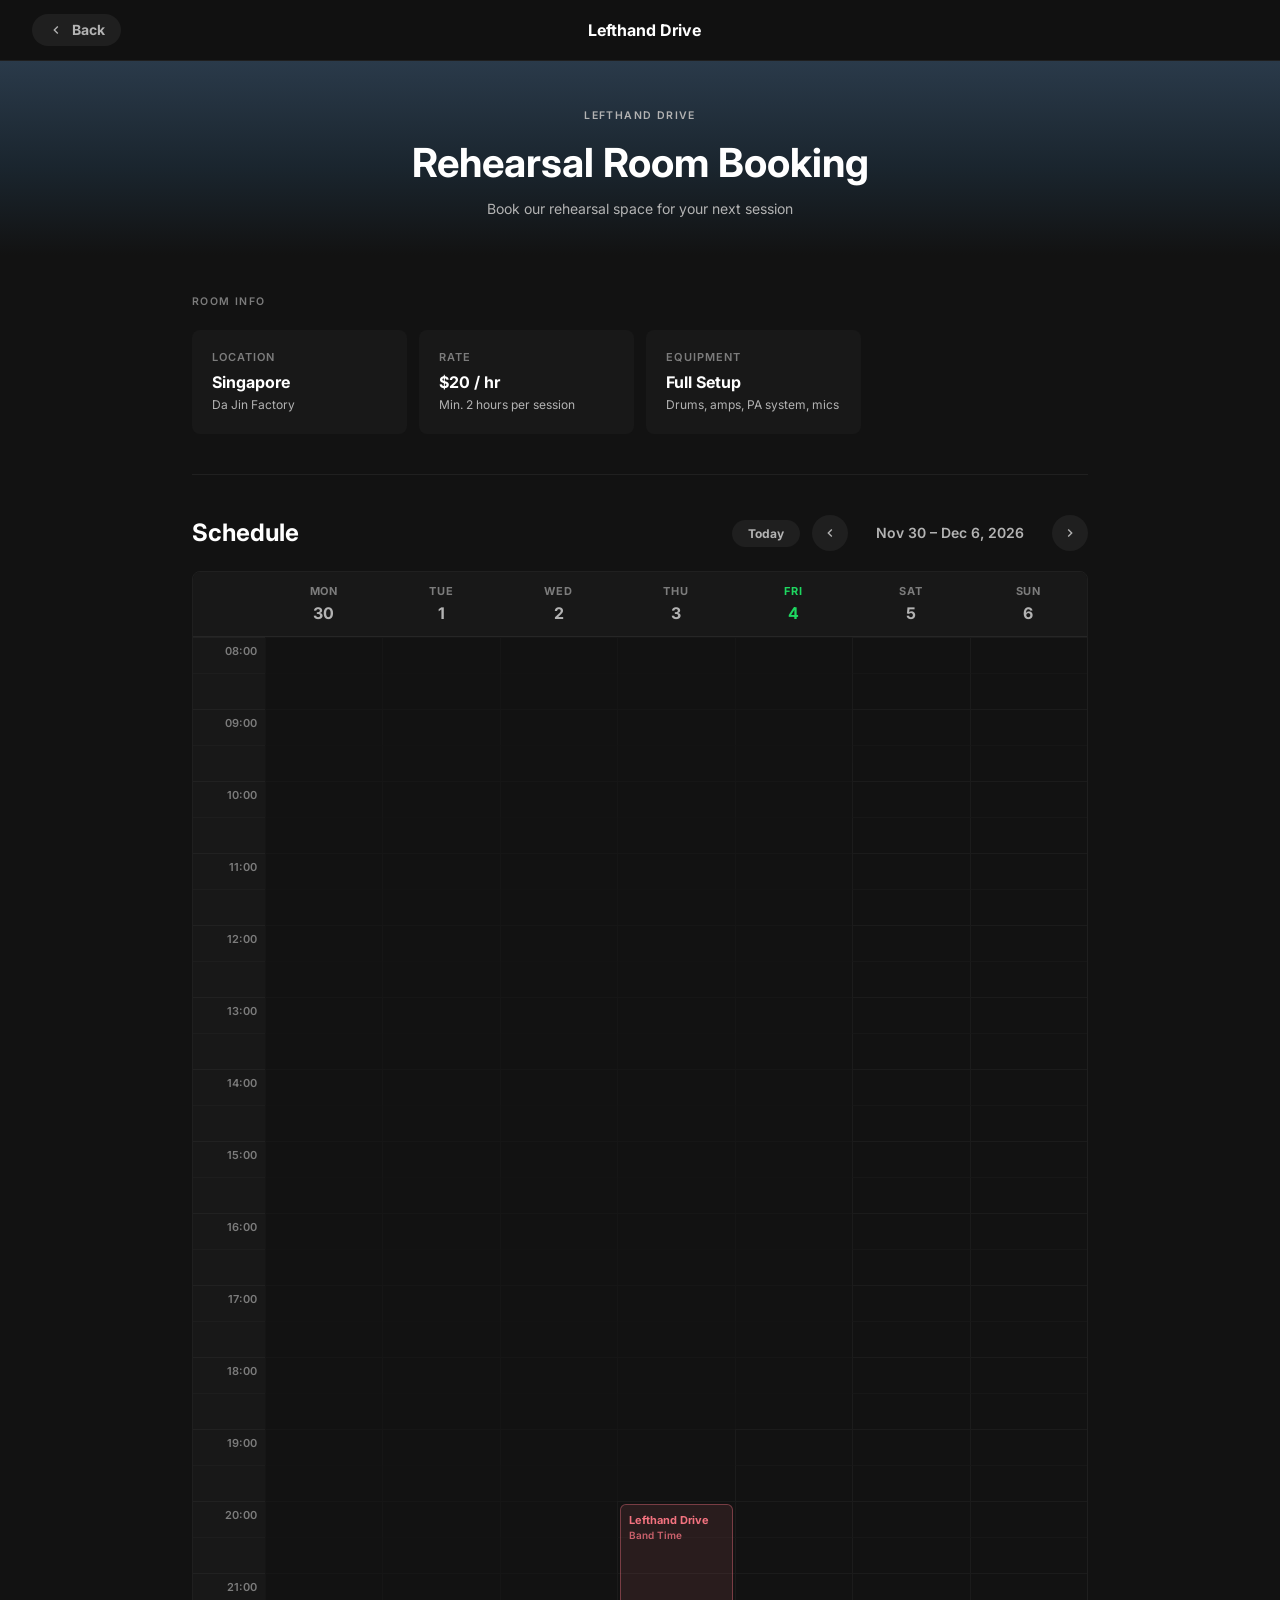
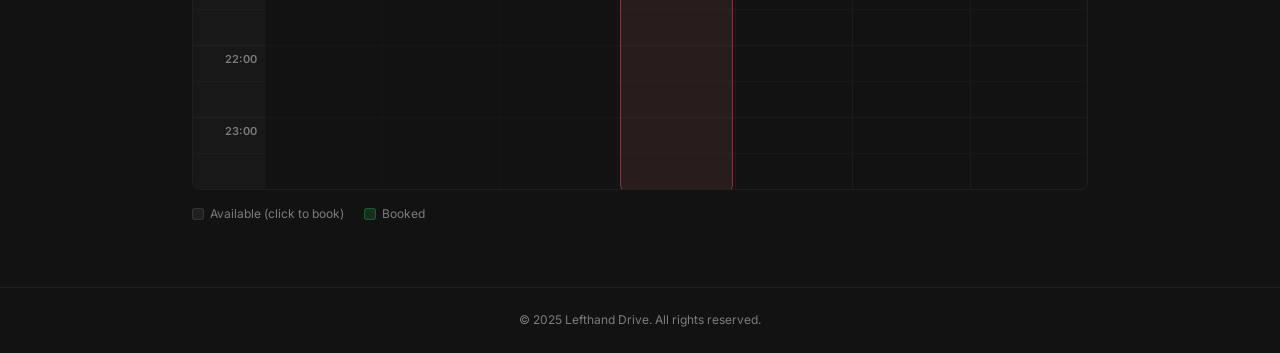
<file: booking.html>
<!DOCTYPE html>
<html lang="en">
<head>
  <meta charset="UTF-8">
  <meta name="viewport" content="width=device-width, initial-scale=1.0">
  <title>Lefthand Drive – Rehearsal Room Booking</title>
  <link rel="preconnect" href="https://fonts.googleapis.com">
  <link rel="preconnect" href="https://fonts.gstatic.com" crossorigin>
  <link href="https://fonts.googleapis.com/css2?family=Inter:wght@400;600;700&display=swap" rel="stylesheet">
  <style>
    :root {
      --bg:           #121212;
      --surface:      #181818;
      --mid:          #1f1f1f;
      --card:         #252525;
      --green:        #1ed760;
      --green-border: #1db954;
      --white:        #ffffff;
      --silver:       #b3b3b3;
      --muted:        #7c7c7c;
      --light-border: #7c7c7c;
      --neg:          #f3727f;
      --shadow-heavy: rgba(0,0,0,0.5) 0px 8px 24px;
      --shadow-med:   rgba(0,0,0,0.3) 0px 8px 8px;
      --font: 'Inter', 'Helvetica Neue', helvetica, arial, sans-serif;
    }

    *, *::before, *::after { box-sizing: border-box; margin: 0; padding: 0; }

    body {
      font-family: var(--font);
      background: var(--bg);
      color: var(--white);
      font-size: 14px;
      font-weight: 400;
      line-height: 1.4;
      -webkit-font-smoothing: antialiased;
      min-height: 100dvh;
    }

    /* ── TOP BAR ───────────────────────────────── */
    .topbar {
      position: sticky;
      top: 0;
      z-index: 50;
      display: flex;
      align-items: center;
      justify-content: space-between;
      padding: 14px 32px;
      background: rgba(18,18,18,0.92);
      backdrop-filter: blur(12px);
      -webkit-backdrop-filter: blur(12px);
      border-bottom: 1px solid rgba(255,255,255,0.06);
      gap: 16px;
    }

    .topbar-back {
      display: inline-flex;
      align-items: center;
      gap: 8px;
      font-size: 14px;
      font-weight: 700;
      color: var(--silver);
      text-decoration: none;
      padding: 6px 16px;
      border-radius: 9999px;
      background: var(--mid);
      transition: color 0.15s, background 0.15s;
    }

    .topbar-back:hover { color: var(--white); background: var(--card); }

    .topbar-title {
      font-size: 16px;
      font-weight: 700;
      color: var(--white);
    }

    /* ── HERO ──────────────────────────────────── */
    .hero {
      padding: 48px 32px 36px;
      background: linear-gradient(180deg, #2a3a4a 0%, #1a252e 55%, var(--bg) 100%);
      text-align: center;
    }

    .hero-label {
      font-size: 10.5px;
      font-weight: 600;
      text-transform: uppercase;
      letter-spacing: 1.4px;
      color: var(--silver);
      margin-bottom: 12px;
    }

    .hero-title {
      font-size: 40px;
      font-weight: 700;
      color: var(--white);
      margin-bottom: 8px;
    }

    .hero-sub {
      font-size: 14px;
      color: var(--silver);
    }

    /* ── CONTENT ───────────────────────────────── */
    .content {
      max-width: 960px;
      margin: 0 auto;
      padding: 40px 32px 64px;
    }

    .section-label {
      font-size: 10.5px;
      font-weight: 600;
      text-transform: uppercase;
      letter-spacing: 1.4px;
      color: var(--muted);
      margin-bottom: 20px;
    }

    /* ── INFO CARDS ────────────────────────────── */
    .info-grid {
      display: grid;
      grid-template-columns: repeat(auto-fill, minmax(200px, 1fr));
      gap: 12px;
      margin-bottom: 40px;
    }

    .info-card {
      background: var(--surface);
      border-radius: 8px;
      padding: 20px;
    }

    .info-card-label {
      font-size: 11px;
      font-weight: 600;
      text-transform: uppercase;
      letter-spacing: 1px;
      color: var(--muted);
      margin-bottom: 6px;
    }

    .info-card-value {
      font-size: 16px;
      font-weight: 700;
      color: var(--white);
    }

    .info-card-note {
      font-size: 12px;
      color: var(--silver);
      margin-top: 4px;
    }

    /* ── CALENDAR ──────────────────────────────── */
    .cal-header {
      display: flex;
      align-items: center;
      justify-content: space-between;
      margin-bottom: 20px;
      padding-top: 40px;
      border-top: 1px solid rgba(255,255,255,0.06);
    }

    .cal-header h2 {
      font-size: 24px;
      font-weight: 700;
    }

    .cal-nav {
      display: flex;
      align-items: center;
      gap: 12px;
    }

    .cal-nav-btn {
      display: inline-flex;
      align-items: center;
      justify-content: center;
      width: 36px;
      height: 36px;
      border-radius: 50%;
      background: var(--mid);
      border: none;
      color: var(--silver);
      cursor: pointer;
      transition: background 0.15s, color 0.15s;
    }

    .cal-nav-btn:hover { background: var(--card); color: var(--white); }

    .cal-week-label {
      font-size: 14px;
      font-weight: 600;
      color: var(--silver);
      min-width: 180px;
      text-align: center;
    }

    .cal-today-btn {
      padding: 6px 16px;
      border-radius: 9999px;
      background: var(--mid);
      border: none;
      color: var(--silver);
      font-family: var(--font);
      font-size: 12px;
      font-weight: 700;
      cursor: pointer;
      transition: background 0.15s, color 0.15s;
    }

    .cal-today-btn:hover { background: var(--card); color: var(--white); }

    .cal-grid {
      display: grid;
      grid-template-columns: 72px repeat(7, 1fr);
      border: 1px solid rgba(255,255,255,0.06);
      border-radius: 8px;
      overflow: hidden;
    }

    .cal-day-header {
      padding: 12px 4px;
      text-align: center;
      font-size: 11px;
      font-weight: 700;
      text-transform: uppercase;
      letter-spacing: 0.8px;
      color: var(--muted);
      background: var(--surface);
      border-bottom: 1px solid rgba(255,255,255,0.06);
    }

    .cal-day-header.today {
      color: var(--green);
    }

    .cal-day-header .cal-day-date {
      display: block;
      font-size: 16px;
      font-weight: 700;
      color: var(--silver);
      margin-top: 2px;
      letter-spacing: 0;
      text-transform: none;
    }

    .cal-day-header.today .cal-day-date {
      color: var(--green);
    }

    .cal-corner {
      background: var(--surface);
      border-bottom: 1px solid rgba(255,255,255,0.06);
    }

    .cal-time {
      padding: 6px 8px;
      font-size: 11px;
      font-weight: 600;
      color: var(--muted);
      text-align: right;
      background: var(--surface);
      border-top: 1px solid rgba(255,255,255,0.04);
      display: flex;
      align-items: flex-start;
      justify-content: flex-end;
    }

    .cal-time.half { border-top-color: rgba(255,255,255,0.02); }
    .cal-slot.half { border-top-color: rgba(255,255,255,0.02); }

    .cal-slot {
      border-top: 1px solid rgba(255,255,255,0.04);
      border-left: 1px solid rgba(255,255,255,0.04);
      padding: 4px;
      min-height: 36px;
      cursor: pointer;
      transition: background 0.15s;
      position: relative;
    }

    .cal-slot:hover { background: rgba(30,215,96,0.06); }

    .cal-slot.past {
      cursor: default;
      opacity: 0.4;
    }

    .cal-slot.past:hover { background: transparent; }

    .cal-slot.booked {
      cursor: default;
    }

    .cal-slot.booked:hover { background: transparent; }

    .cal-booking {
      position: absolute;
      top: 2px;
      left: 2px;
      right: 2px;
      z-index: 2;
      background: rgba(30,215,96,0.15);
      border: 1px solid rgba(30,215,96,0.3);
      border-radius: 6px;
      padding: 8px 8px;
      font-size: 11px;
      font-weight: 600;
      color: var(--green);
      line-height: 1.3;
      display: flex;
      flex-direction: column;
      justify-content: flex-start;
      overflow: hidden;
    }

    .cal-booking .cal-booking-name {
      font-weight: 700;
      font-size: 12px;
    }

    .cal-band-time {
      position: absolute;
      top: 2px;
      left: 2px;
      right: 2px;
      z-index: 1;
      background: rgba(243,114,127,0.1);
      border: 1px solid rgba(243,114,127,0.4);
      border-radius: 6px;
      padding: 8px 8px;
      font-size: 11px;
      font-weight: 700;
      color: var(--neg);
      line-height: 1.3;
      display: flex;
      flex-direction: column;
      justify-content: flex-start;
      overflow: hidden;
    }

    .cal-band-time .cal-band-label {
      font-size: 10px;
      font-weight: 600;
      opacity: 0.8;
      margin-top: 2px;
    }

    .cal-slot.band-reserved {
      cursor: default;
    }

    .cal-slot.band-reserved:hover { background: transparent; }

    .cal-booking .cal-booking-time {
      font-size: 10px;
      color: rgba(30,215,96,0.7);
      margin-top: 2px;
    }

    /* ── LEGEND ────────────────────────────────── */
    .cal-legend {
      display: flex;
      gap: 20px;
      margin-top: 16px;
      font-size: 12px;
      color: var(--muted);
    }

    .cal-legend-item {
      display: flex;
      align-items: center;
      gap: 6px;
    }

    .cal-legend-dot {
      width: 12px;
      height: 12px;
      border-radius: 3px;
    }

    .cal-legend-dot.available {
      background: rgba(255,255,255,0.06);
      border: 1px solid rgba(255,255,255,0.1);
    }

    .cal-legend-dot.booked {
      background: rgba(30,215,96,0.15);
      border: 1px solid rgba(30,215,96,0.3);
    }

    /* ── MODAL ─────────────────────────────────── */
    .modal-overlay {
      display: none;
      position: fixed;
      inset: 0;
      background: rgba(0,0,0,0.7);
      z-index: 100;
      align-items: center;
      justify-content: center;
      padding: 20px;
    }

    .modal-overlay.show {
      display: flex;
    }

    .modal {
      background: var(--surface);
      border-radius: 12px;
      padding: 32px;
      max-width: 480px;
      width: 100%;
      max-height: 90vh;
      overflow-y: auto;
      box-shadow: var(--shadow-heavy);
    }

    .modal h3 {
      font-size: 20px;
      font-weight: 700;
      margin-bottom: 4px;
    }

    .modal-sub {
      font-size: 13px;
      color: var(--green);
      font-weight: 600;
      margin-bottom: 24px;
    }

    .modal-close {
      float: right;
      background: none;
      border: none;
      color: var(--muted);
      cursor: pointer;
      padding: 4px;
      transition: color 0.15s;
    }

    .modal-close:hover { color: var(--white); }

    .form-group {
      margin-bottom: 18px;
    }

    .form-group label {
      display: block;
      font-size: 12px;
      font-weight: 600;
      text-transform: uppercase;
      letter-spacing: 1px;
      color: var(--silver);
      margin-bottom: 8px;
    }

    .form-group input,
    .form-group select,
    .form-group textarea {
      width: 100%;
      padding: 12px 16px;
      border-radius: 8px;
      border: 1px solid rgba(255,255,255,0.1);
      background: var(--mid);
      color: var(--white);
      font-family: var(--font);
      font-size: 14px;
      outline: none;
      transition: border-color 0.15s;
    }

    .form-group input:focus,
    .form-group select:focus,
    .form-group textarea:focus {
      border-color: var(--green);
    }

    .form-group input::placeholder,
    .form-group textarea::placeholder {
      color: var(--muted);
    }

    .form-group select {
      appearance: none;
      background-image: url("data:image/svg+xml,%3Csvg xmlns='http://www.w3.org/2000/svg' width='12' height='12' viewBox='0 0 24 24' fill='%237c7c7c'%3E%3Cpath d='M7 10l5 5 5-5z'/%3E%3C/svg%3E");
      background-repeat: no-repeat;
      background-position: right 14px center;
      padding-right: 36px;
      cursor: pointer;
    }

    .form-group select option {
      background: var(--mid);
      color: var(--white);
    }

    .form-group textarea {
      resize: vertical;
      min-height: 70px;
    }

    .form-row {
      display: grid;
      grid-template-columns: 1fr 1fr;
      gap: 12px;
    }

    .btn-submit {
      display: inline-flex;
      align-items: center;
      justify-content: center;
      gap: 8px;
      padding: 14px 40px;
      border-radius: 9999px;
      background: var(--green);
      color: #000;
      font-family: var(--font);
      font-size: 15px;
      font-weight: 700;
      border: none;
      cursor: pointer;
      transition: transform 0.1s, filter 0.15s;
      margin-top: 4px;
      width: 100%;
    }

    .btn-submit:hover { filter: brightness(1.07); transform: scale(1.02); }
    .btn-submit:active { transform: scale(0.96); }
    .btn-submit:disabled {
      opacity: 0.5;
      cursor: not-allowed;
      transform: none;
      filter: none;
    }

    /* ── SUCCESS / ERROR ──────────────────────── */
    .msg {
      display: none;
      padding: 16px;
      border-radius: 8px;
      font-weight: 600;
      text-align: center;
      margin-top: 16px;
      font-size: 13px;
    }

    .msg.success {
      background: rgba(30,215,96,0.1);
      border: 1px solid rgba(30,215,96,0.3);
      color: var(--green);
    }

    .msg.error {
      background: rgba(243,114,127,0.1);
      border: 1px solid rgba(243,114,127,0.3);
      color: var(--neg);
    }

    .msg.show { display: block; }

    /* ── LOADING ───────────────────────────────── */
    .cal-loading {
      text-align: center;
      padding: 40px;
      color: var(--muted);
      font-size: 13px;
    }

    .spinner {
      display: inline-block;
      width: 20px;
      height: 20px;
      border: 2px solid var(--muted);
      border-top-color: var(--green);
      border-radius: 50%;
      animation: spin 0.8s linear infinite;
      margin-right: 8px;
      vertical-align: middle;
    }

    @keyframes spin { to { transform: rotate(360deg); } }

    .cal-overlay-loading {
      position: absolute;
      inset: 0;
      background: rgba(18,18,18,0.75);
      display: flex;
      align-items: center;
      justify-content: center;
      z-index: 10;
      border-radius: 8px;
      font-size: 13px;
      color: var(--silver);
      gap: 8px;
      backdrop-filter: blur(2px);
      -webkit-backdrop-filter: blur(2px);
    }

    /* ── FOOTER ────────────────────────────────── */
    .footer {
      padding: 24px 32px;
      text-align: center;
      border-top: 1px solid rgba(255,255,255,0.06);
      font-size: 12px;
      color: var(--muted);
    }

    /* ── RESPONSIVE ────────────────────────────── */
    @media (max-width: 768px) {
      .topbar { padding: 10px 16px; gap: 10px; }
      .hero { padding: 28px 16px 20px; }
      .hero-title { font-size: 26px; }
      .content { padding: 20px 16px 48px; }
      .info-grid { grid-template-columns: 1fr 1fr; }
      .cal-grid { grid-template-columns: 52px repeat(7, 1fr); }
      .cal-slot { min-height: 30px; padding: 2px; }
      .cal-booking { padding: 2px 4px; font-size: 10px; }
      .cal-booking .cal-booking-name { font-size: 9px; }
      .cal-booking .cal-booking-time { display: none; }
      .cal-time { font-size: 10px; padding: 8px 4px; }
      .cal-day-header { padding: 8px 2px; font-size: 10px; }
      .cal-day-header .cal-day-date { font-size: 13px; }
      .modal { padding: 24px; }
      .form-row { grid-template-columns: 1fr; }
    }

    @media (max-width: 480px) {
      .hero-title { font-size: 22px; }
      .info-grid { grid-template-columns: 1fr; }
      .cal-header h2 { font-size: 20px; }
      .cal-grid { grid-template-columns: 44px repeat(7, 1fr); }
      .cal-slot { min-height: 26px; padding: 2px; }
      .cal-booking { padding: 2px 4px; }
      .cal-booking .cal-booking-name { font-size: 9px; }
      .cal-booking .cal-booking-time { display: none; }
      .cal-nav { gap: 6px; }
      .cal-week-label { font-size: 12px; min-width: 140px; }
    }

    @media (max-width: 360px) {
      .topbar { padding: 10px 12px; }
      .content { padding: 16px 12px 48px; }
    }
  </style>
</head>
<body>

  <!-- Top Bar -->
  <header class="topbar">
    <a href="index.html" class="topbar-back" aria-label="Back to Lefthand Drive home">
      <svg width="16" height="16" viewBox="0 0 24 24" fill="currentColor" aria-hidden="true"><path d="M15.41 7.41L14 6l-6 6 6 6 1.41-1.41L10.83 12z"/></svg>
      Back
    </a>
    <span class="topbar-title">Lefthand Drive</span>
    <div aria-hidden="true" style="width:80px;"></div>
  </header>

  <!-- Hero -->
  <div class="hero">
    <div class="hero-label">Lefthand Drive</div>
    <h1 class="hero-title">Rehearsal Room Booking</h1>
    <p class="hero-sub">Book our rehearsal space for your next session</p>
  </div>

  <!-- Content -->
  <main class="content">

    <div class="section-label">Room Info</div>

    <div class="info-grid">
      <div class="info-card">
        <div class="info-card-label">Location</div>
        <div class="info-card-value">Singapore</div>
        <div class="info-card-note">Da Jin Factory</div>
      </div>
      <div class="info-card">
        <div class="info-card-label">Rate</div>
        <div class="info-card-value">$20 / hr</div>
        <div class="info-card-note">Min. 2 hours per session</div>
      </div>
      <div class="info-card">
        <div class="info-card-label">Equipment</div>
        <div class="info-card-value">Full Setup</div>
        <div class="info-card-note">Drums, amps, PA system, mics</div>
      </div>
    </div>

    <!-- Calendar -->
    <div class="cal-header">
      <h2>Schedule</h2>
      <div class="cal-nav">
        <button class="cal-today-btn" onclick="goToday()">Today</button>
        <button class="cal-nav-btn" onclick="prevWeek()" aria-label="Previous week">
          <svg width="16" height="16" viewBox="0 0 24 24" fill="currentColor"><path d="M15.41 7.41L14 6l-6 6 6 6 1.41-1.41L10.83 12z"/></svg>
        </button>
        <span class="cal-week-label" id="week-label"></span>
        <button class="cal-nav-btn" onclick="nextWeek()" aria-label="Next week">
          <svg width="16" height="16" viewBox="0 0 24 24" fill="currentColor"><path d="M10 6L8.59 7.41 13.17 12l-4.58 4.59L10 18l6-6z"/></svg>
        </button>
      </div>
    </div>

    <div id="calendar-container">
      <div class="cal-loading"><span class="spinner"></span>Loading schedule...</div>
    </div>

    <div class="cal-legend">
      <div class="cal-legend-item">
        <div class="cal-legend-dot available"></div>
        <span>Available (click to book)</span>
      </div>
      <div class="cal-legend-item">
        <div class="cal-legend-dot booked"></div>
        <span>Booked</span>
      </div>
    </div>

  </main>

  <!-- Booking Modal -->
  <div class="modal-overlay" id="modal-overlay">
    <div class="modal">
      <button class="modal-close" onclick="closeModal()" aria-label="Close">
        <svg width="20" height="20" viewBox="0 0 24 24" fill="currentColor"><path d="M19 6.41L17.59 5 12 10.59 6.41 5 5 6.41 10.59 12 5 17.59 6.41 19 12 13.41 17.59 19 19 17.59 13.41 12z"/></svg>
      </button>
      <h3>Book This Slot</h3>
      <div class="modal-sub" id="modal-slot-info"></div>

      <form id="booking-form" onsubmit="handleSubmit(event)">
        <div class="form-row">
          <div class="form-group">
            <label for="name">Name</label>
            <input type="text" id="name" name="name" placeholder="Your name" required>
          </div>
          <div class="form-group">
            <label for="email">Email</label>
            <input type="email" id="email" name="email" placeholder="your@email.com" required>
          </div>
        </div>

        <div class="form-group">
          <label for="phone">Phone Number</label>
          <input type="tel" id="phone" name="phone" placeholder="+65 XXXX XXXX">
        </div>

        <div class="form-group">
          <label for="duration">Duration</label>
          <select id="duration" name="duration" required onchange="updateEstimate()">
            <option value="2" selected>2 hours</option>
            <option value="3">3 hours</option>
            <option value="4">4 hours</option>
          </select>
          <div id="estimate" style="margin-top:8px; font-size:13px; font-weight:700; color:var(--green);">Estimated: $40</div>
        </div>

        <div class="form-group">
          <label for="notes">Additional Notes</label>
          <textarea id="notes" name="notes" placeholder="Any special requests..."></textarea>
        </div>

        <button type="submit" class="btn-submit" id="btn-submit">
          <svg xmlns="http://www.w3.org/2000/svg" width="18" height="18" viewBox="0 0 24 24" fill="currentColor" aria-hidden="true"><path d="M19 3H5a2 2 0 0 0-2 2v14a2 2 0 0 0 2 2h14a2 2 0 0 0 2-2V5a2 2 0 0 0-2-2zm-2 10h-4v4h-2v-4H7v-2h4V7h2v4h4v2z"/></svg>
          Confirm Booking
        </button>
      </form>

      <div class="msg success" id="msg-success">Booking confirmed! We'll send you a confirmation email.</div>
      <div class="msg error" id="msg-error">Something went wrong. Please try again or email us directly.</div>
    </div>
  </div>

  <footer class="footer">
    <p>&copy; 2025 Lefthand Drive. All rights reserved.</p>
  </footer>

  <script>
    // ─── CONFIG ──────────────────────────────────
    // Replace this URL with your deployed Google Apps Script web app URL
    const API_URL = 'https://script.google.com/macros/s/AKfycbxpqr-a6qucPREQsB4xTHclNsTKft0gxGaXi-Jb4-3SIA072txxQ7nC9KZ-piUyGeg/exec';

    const TIME_SLOTS = [
      '08:00','08:30','09:00','09:30',
      '10:00','10:30','11:00','11:30',
      '12:00','12:30','13:00','13:30',
      '14:00','14:30','15:00','15:30',
      '16:00','16:30','17:00','17:30',
      '18:00','18:30','19:00','19:30',
      '20:00','20:30','21:00','21:30',
      '22:00','22:30','23:00','23:30'
    ];
    const TIME_LABELS = [
      '08:00','','09:00','',
      '10:00','','11:00','',
      '12:00','','13:00','',
      '14:00','','15:00','',
      '16:00','','17:00','',
      '18:00','','19:00','',
      '20:00','','21:00','',
      '22:00','','23:00',''
    ];
    const DAY_NAMES = ['Mon','Tue','Wed','Thu','Fri','Sat','Sun'];

    let currentWeekStart = getMonday(new Date());
    let bookings = [];
    let selectedDate = null;
    let selectedTime = null;

    // ─── DATE HELPERS ────────────────────────────
    function getMonday(d) {
      const date = new Date(d);
      const day = date.getDay();
      const diff = date.getDate() - day + (day === 0 ? -6 : 1);
      date.setDate(diff);
      date.setHours(0,0,0,0);
      return date;
    }

    function formatDate(d) {
      const y = d.getFullYear();
      const m = String(d.getMonth() + 1).padStart(2, '0');
      const day = String(d.getDate()).padStart(2, '0');
      return y + '-' + m + '-' + day;
    }

    function addDays(d, n) {
      const r = new Date(d);
      r.setDate(r.getDate() + n);
      return r;
    }

    function isSameDay(a, b) {
      return formatDate(a) === formatDate(b);
    }

    function isPast(dateStr, timeStr) {
      const now = new Date();
      const slotDate = new Date(dateStr + 'T' + timeStr + ':00');
      return slotDate < now;
    }

    // ─── WEEK NAVIGATION ─────────────────────────
    function updateWeekLabel() {
      const end = addDays(currentWeekStart, 6);
      const opts = { month: 'short', day: 'numeric' };
      const startStr = currentWeekStart.toLocaleDateString('en-US', opts);
      const endStr = end.toLocaleDateString('en-US', opts);
      const year = end.getFullYear();
      document.getElementById('week-label').textContent = startStr + ' – ' + endStr + ', ' + year;
    }

    function prevWeek() {
      currentWeekStart = addDays(currentWeekStart, -7);
      updateWeekLabel();
      fetchBookings();
    }

    function nextWeek() {
      currentWeekStart = addDays(currentWeekStart, 7);
      updateWeekLabel();
      fetchBookings();
    }

    function goToday() {
      currentWeekStart = getMonday(new Date());
      updateWeekLabel();
      fetchBookings();
    }

    // ─── FETCH BOOKINGS ──────────────────────────
    async function fetchBookings() {
      if (!API_URL) {
        // Demo mode: no backend connected
        bookings = [];
        renderCalendar();
        return;
      }

      // Show loading overlay on existing calendar
      const container = document.getElementById('calendar-container');
      let loader = document.getElementById('cal-loader');
      if (!loader) {
        loader = document.createElement('div');
        loader.id = 'cal-loader';
        loader.className = 'cal-overlay-loading';
        loader.innerHTML = '<span class="spinner"></span> Loading...';
      }
      container.style.position = 'relative';
      container.appendChild(loader);

      try {
        const weekEnd = addDays(currentWeekStart, 6);
        const res = await fetch(API_URL + '?start=' + formatDate(currentWeekStart) + '&end=' + formatDate(weekEnd));
        const data = await res.json();
        bookings = data.bookings || [];
      } catch (e) {
        console.error('Failed to fetch bookings:', e);
        bookings = [];
      }
      renderCalendar();
    }

    // ─── RENDER CALENDAR ─────────────────────────
    function renderCalendar() {
      const container = document.getElementById('calendar-container');
      const today = new Date();
      today.setHours(0,0,0,0);

      let html = '<div class="cal-grid">';

      // Header row
      html += '<div class="cal-corner"></div>';
      for (let d = 0; d < 7; d++) {
        const date = addDays(currentWeekStart, d);
        const isToday = isSameDay(date, today);
        html += '<div class="cal-day-header' + (isToday ? ' today' : '') + '">';
        html += DAY_NAMES[d];
        html += '<span class="cal-day-date">' + date.getDate() + '</span>';
        html += '</div>';
      }

      // Time slot rows
      for (let t = 0; t < TIME_SLOTS.length; t++) {
        const isHalf = TIME_SLOTS[t].endsWith(':30');
        html += '<div class="cal-time' + (isHalf ? ' half' : '') + '">' + TIME_LABELS[t] + '</div>';

        for (let d = 0; d < 7; d++) {
          const date = addDays(currentWeekStart, d);
          const dateStr = formatDate(date);
          const timeStr = TIME_SLOTS[t];
          const past = isPast(dateStr, timeStr);

          // Check if this slot is booked
          const booking = findBooking(dateStr, timeStr);
          const isFirstSlot = booking && booking.time === timeStr;

          // Check if this is Thursday band time (20:00-00:00)
          const isThursday = date.getDay() === 4;
          const slotMin = timeToMin(timeStr);
          const isBandTime = isThursday && slotMin >= timeToMin('20:00') && slotMin < timeToMin('24:00');
          const isBandFirst = isBandTime && timeStr === '20:00';

          if (booking) {
            html += '<div class="cal-slot booked' + (isHalf ? ' half' : '') + '">';
            if (isFirstSlot) {
              const numSlots = parseFloat(booking.duration) * 2;
              const heightCalc = 'calc(' + (numSlots * 100) + '% + ' + (numSlots - 1) + 'px)';
              html += '<div class="cal-booking" style="height:' + heightCalc + '">';
              html += '<span class="cal-booking-name">' + escapeHtml(booking.name) + '</span>';
              html += '<span class="cal-booking-time">' + booking.duration + 'h</span>';
              html += '</div>';
            }
            html += '</div>';
          } else if (isBandTime) {
            html += '<div class="cal-slot band-reserved' + (isHalf ? ' half' : '') + '">';
            if (isBandFirst) {
              const bandSlots = 8; // 20:00-00:00 = 4hrs = 8 half-hour slots
              const heightCalc = 'calc(' + (bandSlots * 100) + '% + ' + (bandSlots - 1) + 'px)';
              html += '<div class="cal-band-time" style="height:' + heightCalc + '">';
              html += '<span>Lefthand Drive</span>';
              html += '<span class="cal-band-label">Band Time</span>';
              html += '</div>';
            }
            html += '</div>';
          } else if (past) {
            html += '<div class="cal-slot past' + (isHalf ? ' half' : '') + '"></div>';
          } else {
            html += '<div class="cal-slot' + (isHalf ? ' half' : '') + '" onclick="openModal(\'' + dateStr + '\',\'' + timeStr + '\')" title="Click to book"></div>';
          }
        }
      }

      html += '</div>';
      container.innerHTML = html;
    }

    function timeToMin(t) {
      const p = t.split(':');
      return parseInt(p[0]) * 60 + parseInt(p[1] || 0);
    }

    function findBooking(dateStr, timeStr) {
      const slotMin = timeToMin(timeStr);
      return bookings.find(function(b) {
        if (b.date !== dateStr) return false;
        const bookMin = timeToMin(b.time);
        const bookEnd = bookMin + (parseFloat(b.duration) || 2) * 60;
        return slotMin >= bookMin && slotMin < bookEnd;
      });
    }

    function escapeHtml(str) {
      const div = document.createElement('div');
      div.textContent = str;
      return div.innerHTML;
    }

    // ─── MODAL ───────────────────────────────────
    function openModal(dateStr, timeStr) {
      selectedDate = dateStr;
      selectedTime = timeStr;

      const date = new Date(dateStr + 'T00:00:00');
      const opts = { weekday: 'long', month: 'long', day: 'numeric', year: 'numeric' };
      const dateLabel = date.toLocaleDateString('en-US', opts);
      const hour = parseInt(timeStr.split(':')[0]);
      const timeLabel = (hour > 12 ? (hour - 12) : hour) + ':00 ' + (hour >= 12 ? 'PM' : 'AM');

      document.getElementById('modal-slot-info').textContent = dateLabel + ' at ' + timeLabel;
      document.getElementById('modal-overlay').classList.add('show');
      document.getElementById('msg-success').classList.remove('show');
      document.getElementById('msg-error').classList.remove('show');
      document.getElementById('btn-submit').disabled = false;
      document.getElementById('booking-form').style.display = '';

      // Update duration options based on remaining slots
      updateDurationOptions(timeStr);
    }

    function updateEstimate() {
      const duration = parseFloat(document.getElementById('duration').value) || 2;
      document.getElementById('estimate').textContent = 'Estimated: $' + (duration * 20);
    }

    function updateDurationOptions(timeStr) {
      const startMin = timeToMin(timeStr);
      const endLimit = 24 * 60; // midnight
      const maxHours = Math.min(4, (endLimit - startMin) / 60);
      const select = document.getElementById('duration');
      select.innerHTML = '';
      // Offer 1h, 1.5h, 2h, 2.5h, 3h, 3.5h, 4h
      for (let h = 1; h <= maxHours; h += 0.5) {
        // Skip if it would overlap with an existing booking
        const opt = document.createElement('option');
        opt.value = h;
        opt.textContent = h + (h === 1 ? ' hour' : ' hours');
        if (h === 2) opt.selected = true;
        select.appendChild(opt);
      }
      updateEstimate();
    }

    function closeModal() {
      document.getElementById('modal-overlay').classList.remove('show');
      document.getElementById('booking-form').reset();
    }

    // Close modal on overlay click
    document.getElementById('modal-overlay').addEventListener('click', function(e) {
      if (e.target === this) closeModal();
    });

    // Close modal on Escape
    document.addEventListener('keydown', function(e) {
      if (e.key === 'Escape') closeModal();
    });

    // ─── SUBMIT BOOKING ──────────────────────────
    async function handleSubmit(e) {
      e.preventDefault();
      const form = document.getElementById('booking-form');
      const data = new FormData(form);
      const btn = document.getElementById('btn-submit');

      const booking = {
        date: selectedDate,
        time: selectedTime,
        duration: data.get('duration'),
        name: data.get('name'),
        email: data.get('email'),
        phone: data.get('phone') || '',
        notes: data.get('notes') || ''
      };

      if (API_URL) {
        // Send to Google Apps Script backend
        btn.disabled = true;
        btn.innerHTML = '<span class="spinner"></span> Submitting...';

        try {
          const res = await fetch(API_URL, {
            method: 'POST',
            headers: { 'Content-Type': 'text/plain' },
            body: JSON.stringify(booking)
          });
          const result = await res.json();

          if (result.success) {
            document.getElementById('msg-success').classList.add('show');
            form.style.display = 'none';
            bookings.push(booking);
            renderCalendar();
            setTimeout(closeModal, 2000);
          } else {
            throw new Error(result.error || 'Unknown error');
          }
        } catch (err) {
          console.error('Booking failed:', err);
          document.getElementById('msg-error').classList.add('show');
          btn.disabled = false;
          btn.innerHTML = '<svg xmlns="http://www.w3.org/2000/svg" width="18" height="18" viewBox="0 0 24 24" fill="currentColor"><path d="M19 3H5a2 2 0 0 0-2 2v14a2 2 0 0 0 2 2h14a2 2 0 0 0 2-2V5a2 2 0 0 0-2-2zm-2 10h-4v4h-2v-4H7v-2h4V7h2v4h4v2z"/></svg> Confirm Booking';
        }
      } else {
        // Fallback: send via email
        const hour = parseInt(selectedTime.split(':')[0]);
        const timeLabel = (hour > 12 ? (hour - 12) : hour) + ':00 ' + (hour >= 12 ? 'PM' : 'AM');

        const body = [
          'Name: ' + booking.name,
          'Email: ' + booking.email,
          'Phone: ' + (booking.phone || 'N/A'),
          'Date: ' + booking.date,
          'Time: ' + timeLabel,
          'Duration: ' + booking.duration + ' hours',
          'Notes: ' + (booking.notes || 'None')
        ].join('\n');

        const subject = 'Rehearsal Room Booking - ' + booking.name + ' (' + booking.date + ')';
        window.location.href = 'mailto:mrwaitforplayers@gmail.com?subject=' +
          encodeURIComponent(subject) + '&body=' + encodeURIComponent(body);

        document.getElementById('msg-success').classList.add('show');
        form.style.display = 'none';

        // Add to local view
        bookings.push(booking);
        renderCalendar();
        setTimeout(closeModal, 2000);
      }
    }

    // ─── INIT ────────────────────────────────────
    updateWeekLabel();
    fetchBookings();
  </script>

</body>
</html>
</file>
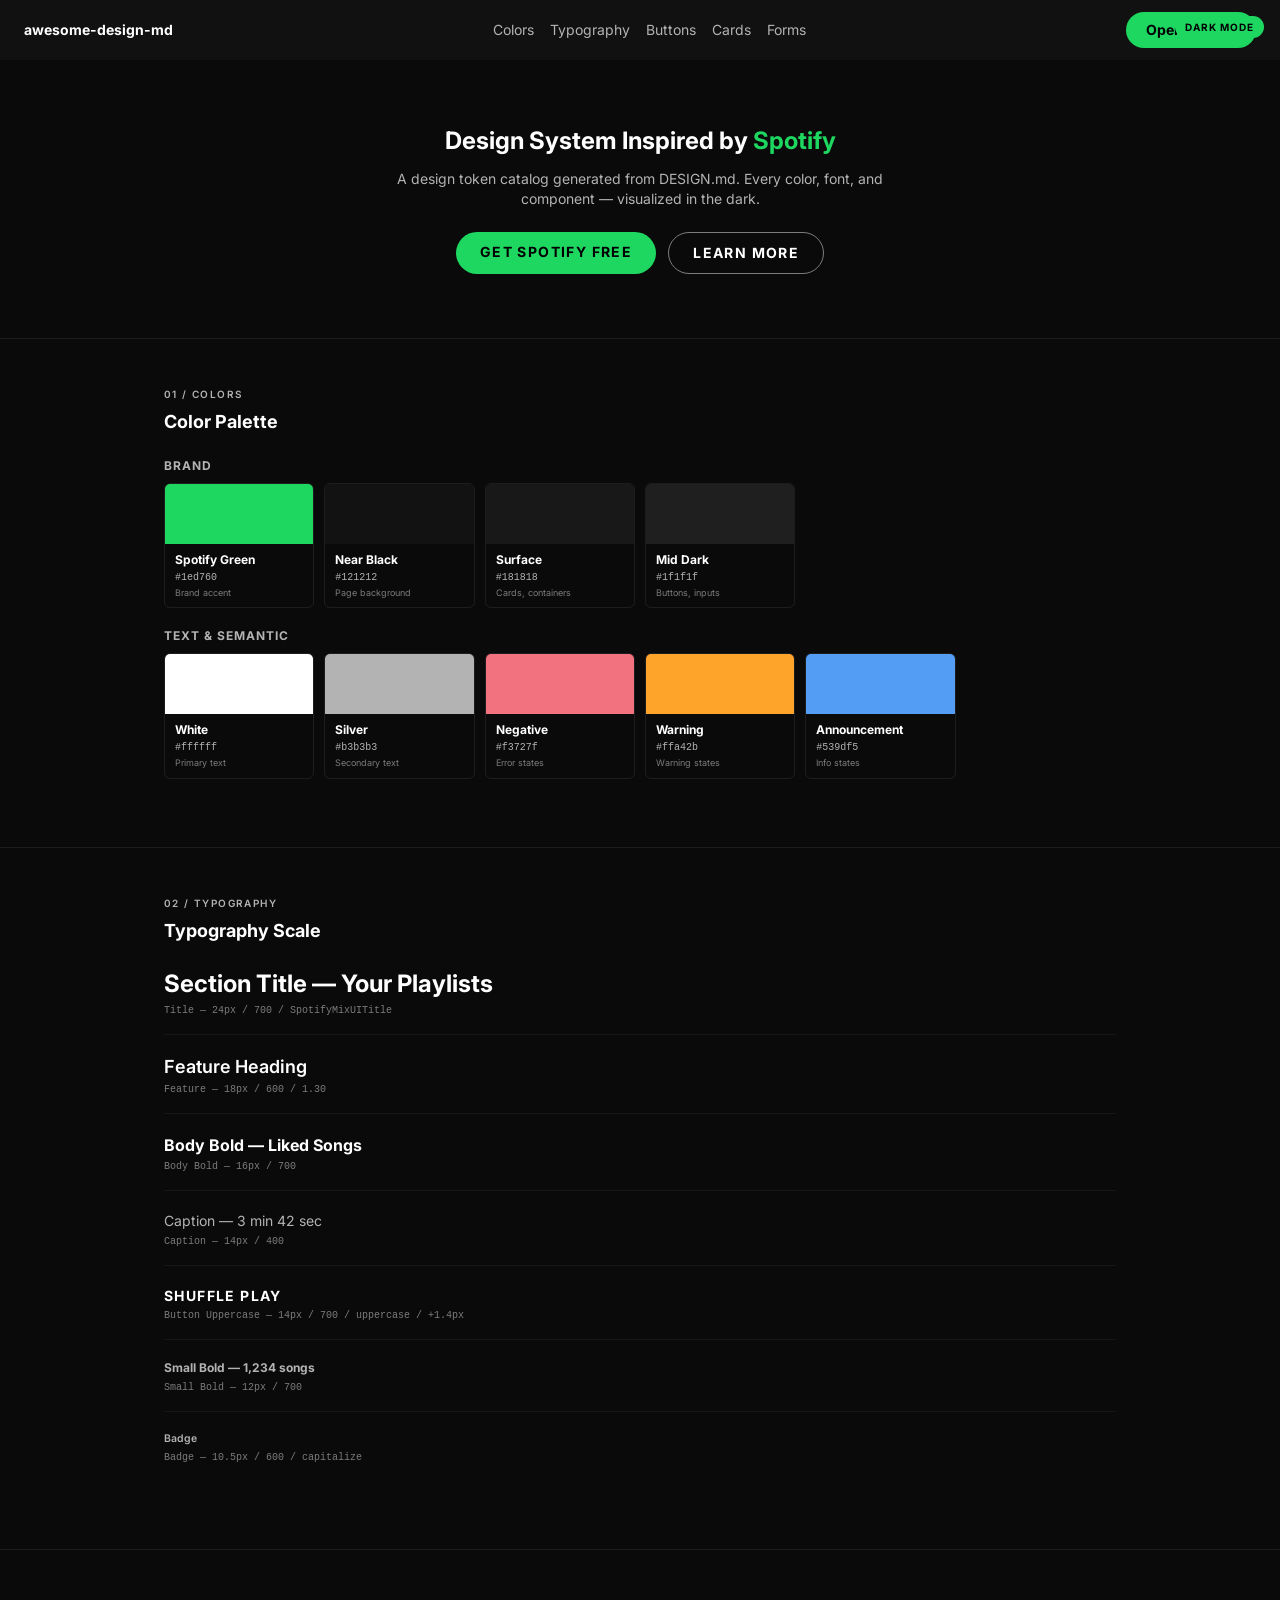
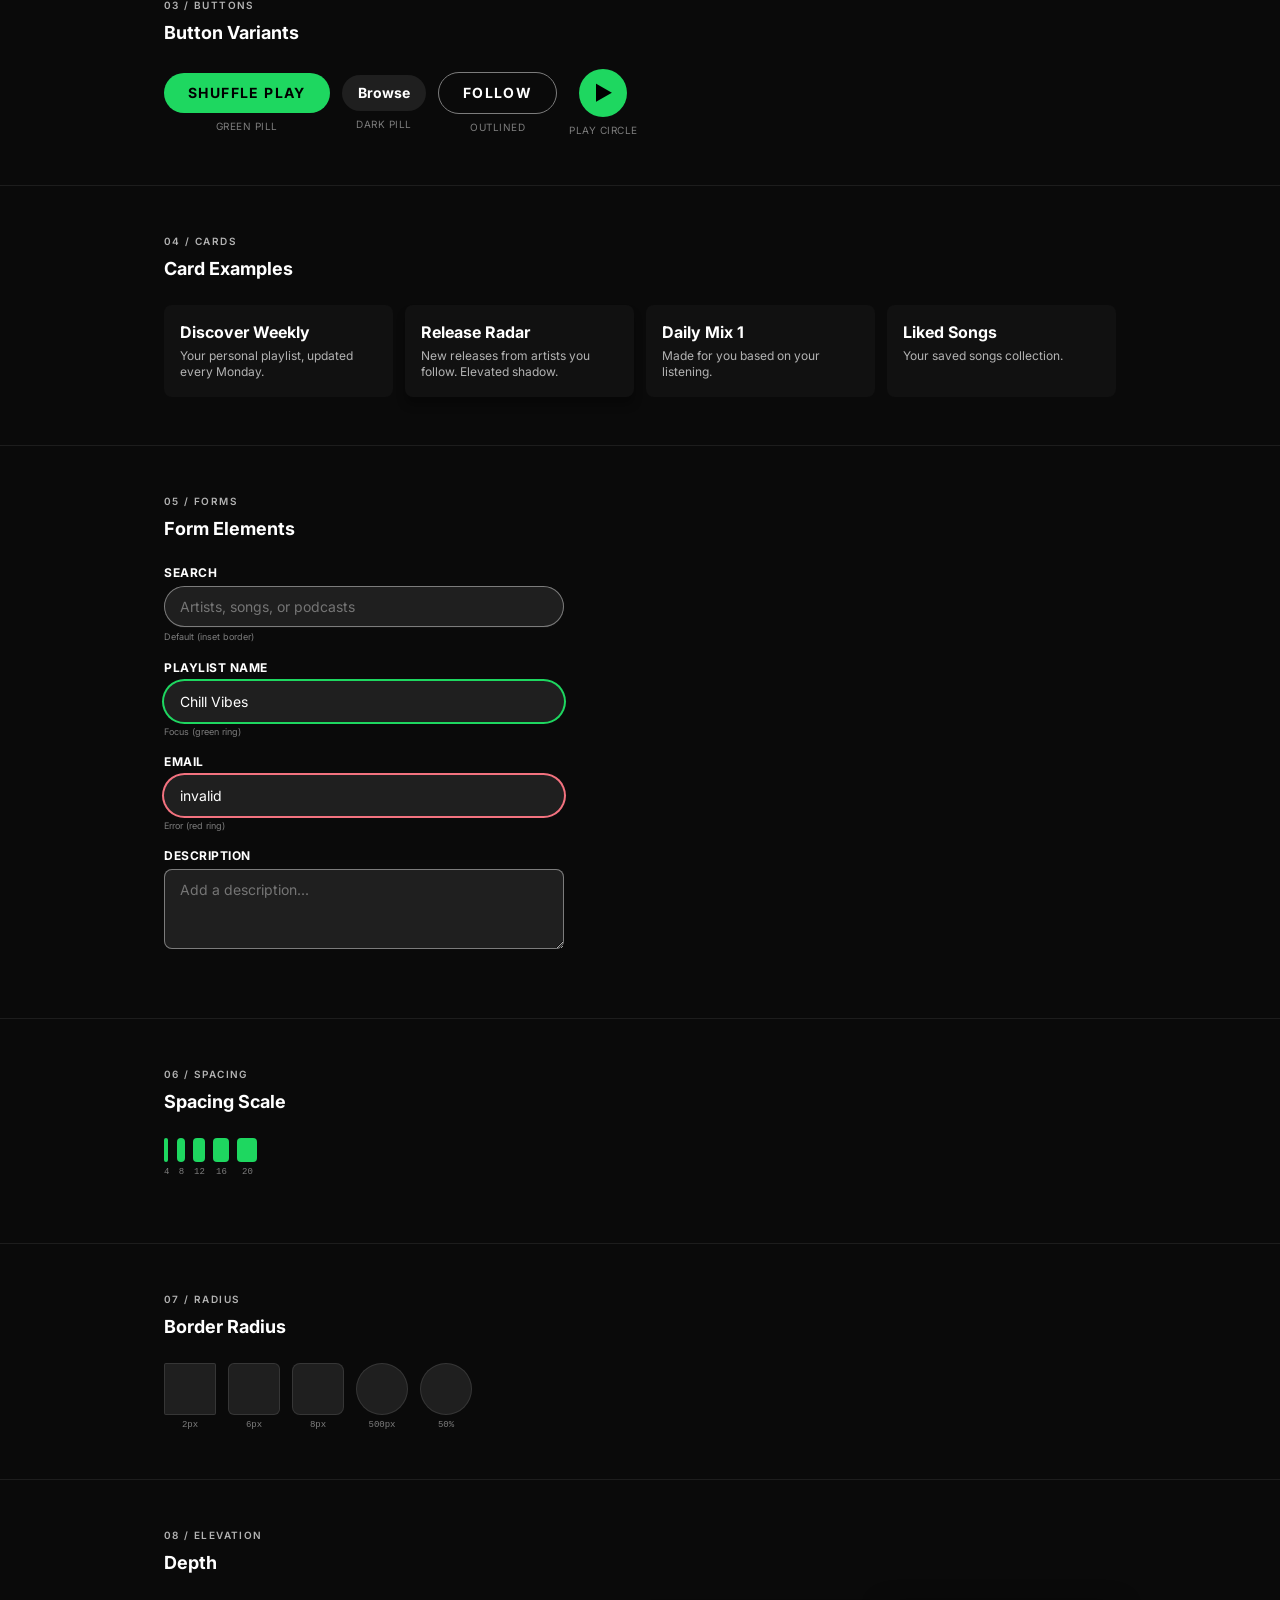
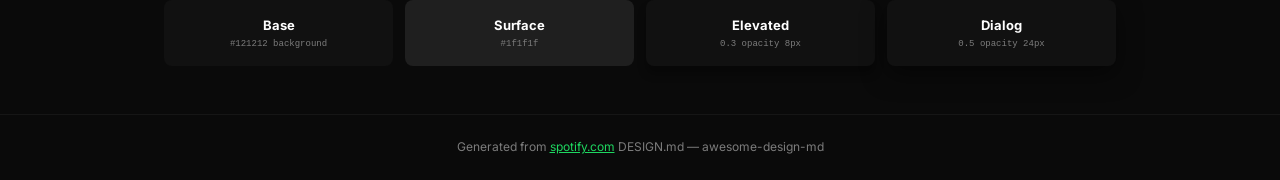
<file: UI/preview-dark.html>
<!DOCTYPE html>
<html lang="en">
<head>
<meta charset="UTF-8">
<meta name="viewport" content="width=device-width, initial-scale=1.0">
<title>Design System Preview: Spotify (Dark)</title>
<link rel="preconnect" href="https://fonts.googleapis.com">
<link rel="preconnect" href="https://fonts.gstatic.com" crossorigin>
<link href="https://fonts.googleapis.com/css2?family=Inter:wght@400;600;700&display=swap" rel="stylesheet">
<style>
  :root {
    --bg: #0a0a0a; --surface: #111111; --mid: #1f1f1f; --card: #252525;
    --green: #1ed760; --white: #ffffff; --silver: #b3b3b3; --muted: #7c7c7c;
    --neg: #f3727f; --warn: #ffa42b; --info: #539df5;
    --border: #4d4d4d; --light-border: #7c7c7c;
    --shadow-heavy: rgba(0,0,0,0.5) 0px 8px 24px;
    --shadow-med: rgba(0,0,0,0.3) 0px 8px 8px;
    --font: 'Inter', Helvetica Neue, helvetica, arial, sans-serif;
  }
  * { margin:0; padding:0; box-sizing:border-box; }
  body { background:var(--bg); color:var(--white); font-family:var(--font); font-size:14px; font-weight:400; line-height:1.40; -webkit-font-smoothing:antialiased; }

  .nav { position:sticky; top:0; z-index:100; display:flex; align-items:center; justify-content:space-between; padding:12px 24px; background:var(--surface); }
  .nav-brand { font-size:14px; font-weight:700; color:var(--white); text-decoration:none; }
  .nav-links { display:flex; gap:16px; list-style:none; }
  .nav-links a { font-size:14px; font-weight:400; color:var(--silver); text-decoration:none; transition:color 0.15s; }
  .nav-links a:hover { color:var(--white); }
  .nav-cta { display:inline-block; background:var(--green); color:#000; padding:8px 20px; border-radius:500px; font-size:14px; font-weight:700; text-decoration:none; }

  .hero { padding:64px 24px; text-align:center; background:var(--bg); }
  .hero h1 { font-size:24px; font-weight:700; margin-bottom:12px; }
  .hero h1 span { color:var(--green); }
  .hero p { font-size:14px; color:var(--silver); max-width:500px; margin:0 auto 24px; }
  .hero-buttons { display:flex; gap:12px; justify-content:center; flex-wrap:wrap; }
  .btn-green { display:inline-block; background:var(--green); color:#000; padding:10px 24px; border-radius:500px; font-size:14px; font-weight:700; text-decoration:none; border:none; cursor:pointer; text-transform:uppercase; letter-spacing:1.4px; }
  .btn-outline { display:inline-block; background:transparent; color:var(--white); padding:10px 24px; border-radius:9999px; border:1px solid var(--light-border); font-family:var(--font); font-size:14px; font-weight:700; text-decoration:none; cursor:pointer; text-transform:uppercase; letter-spacing:1.4px; }
  .btn-dark { display:inline-block; background:var(--mid); color:var(--white); padding:8px 16px; border-radius:9999px; font-size:14px; font-weight:700; text-decoration:none; }
  .btn-circle { display:inline-flex; align-items:center; justify-content:center; background:var(--green); color:#000; width:48px; height:48px; border-radius:50%; font-size:20px; font-weight:700; text-decoration:none; border:none; cursor:pointer; }

  .section { padding:48px 24px; max-width:1000px; margin:0 auto; }
  .section-label { font-size:10px; font-weight:600; text-transform:uppercase; letter-spacing:1.4px; color:var(--silver); margin-bottom:8px; }
  .section-title { font-size:18px; font-weight:700; margin-bottom:24px; }
  .section-divider { border:none; border-top:1px solid rgba(255,255,255,0.08); margin:0; }

  .color-grid { display:grid; grid-template-columns:repeat(auto-fill, minmax(140px,1fr)); gap:10px; margin-bottom:20px; }
  .color-swatch { border-radius:6px; overflow:hidden; border:1px solid rgba(255,255,255,0.08); }
  .color-swatch-block { height:60px; width:100%; }
  .color-swatch-info { padding:8px 10px; }
  .color-swatch-name { font-size:12px; font-weight:700; margin-bottom:2px; }
  .color-swatch-hex { font-size:10px; color:var(--silver); font-family:monospace; }
  .color-swatch-role { font-size:9px; color:var(--muted); margin-top:2px; }
  .color-group-label { font-size:12px; font-weight:700; color:var(--silver); margin:20px 0 8px; text-transform:uppercase; letter-spacing:1px; }

  .type-sample { margin-bottom:20px; padding-bottom:16px; border-bottom:1px solid rgba(255,255,255,0.05); }
  .type-sample:last-child { border-bottom:none; }
  .type-meta { font-size:10px; color:var(--muted); margin-top:4px; font-family:monospace; }

  .button-row { display:flex; gap:12px; flex-wrap:wrap; align-items:center; }
  .button-item { text-align:center; }
  .button-label { font-size:10px; color:var(--muted); margin-top:6px; text-transform:uppercase; letter-spacing:0.5px; }

  .card-grid { display:grid; grid-template-columns:repeat(auto-fit, minmax(200px,1fr)); gap:12px; }
  .card { background:var(--surface); border-radius:8px; padding:16px; transition:background 0.2s; }
  .card:hover { background:var(--card); }
  .card h3 { font-size:16px; font-weight:700; margin-bottom:4px; }
  .card p { font-size:12px; color:var(--silver); }

  .form-group { margin-bottom:16px; max-width:400px; }
  .form-label { display:block; font-size:12px; font-weight:700; margin-bottom:4px; text-transform:uppercase; letter-spacing:0.5px; }
  .form-input { width:100%; background:var(--mid); color:var(--white); border:none; padding:12px 16px; border-radius:500px; font-family:var(--font); font-size:14px; outline:none; box-shadow:rgb(18,18,18) 0px 1px 0px, rgb(124,124,124) 0px 0px 0px 1px inset; }
  .form-input:focus { box-shadow:0 0 0 2px var(--green); }
  .form-input--focus { box-shadow:0 0 0 2px var(--green); }
  .form-input--error { box-shadow:0 0 0 2px var(--neg); }
  .form-textarea { width:100%; min-height:80px; background:var(--mid); color:var(--white); border:none; padding:12px 16px; border-radius:8px; font-family:var(--font); font-size:14px; resize:vertical; outline:none; box-shadow:rgb(124,124,124) 0px 0px 0px 1px inset; }
  .form-state-label { font-size:9px; color:var(--muted); margin-top:4px; }

  .spacing-row { display:flex; align-items:flex-end; gap:8px; flex-wrap:wrap; margin-bottom:16px; }
  .spacing-item { text-align:center; }
  .spacing-block { background:var(--green); border-radius:4px; margin-bottom:4px; height:24px; }
  .spacing-value { font-size:9px; color:var(--muted); font-family:monospace; }

  .radius-row { display:flex; gap:12px; flex-wrap:wrap; align-items:center; }
  .radius-item { text-align:center; }
  .radius-box { width:52px; height:52px; background:var(--mid); border:1px solid rgba(255,255,255,0.1); margin-bottom:4px; }
  .radius-label { font-size:9px; color:var(--muted); font-family:monospace; }

  .elevation-grid { display:grid; grid-template-columns:repeat(auto-fit, minmax(180px,1fr)); gap:12px; }
  .elevation-card { background:var(--surface); border-radius:8px; padding:16px; text-align:center; }
  .elevation-label { font-size:13px; font-weight:700; margin-bottom:4px; }
  .elevation-desc { font-size:9px; color:var(--muted); font-family:monospace; }

  .footer { padding:24px; text-align:center; border-top:1px solid rgba(255,255,255,0.05); font-size:12px; color:var(--muted); }
  .footer a { color:var(--green); text-decoration:underline; }

  @media (max-width:768px) { .nav-links { display:none; } .section { padding:32px 16px; } .card-grid { grid-template-columns:1fr; } }
</style>
</head>
<body>

<nav class="nav">
  <a class="nav-brand" href="#">awesome-design-md</a>
  <ul class="nav-links">
    <li><a href="#colors">Colors</a></li>
    <li><a href="#typography">Typography</a></li>
    <li><a href="#buttons">Buttons</a></li>
    <li><a href="#cards">Cards</a></li>
    <li><a href="#forms">Forms</a></li>
  </ul>
  <a class="nav-cta" href="#">Open Spotify</a>
</nav>
<div style="position:fixed;top:16px;right:16px;z-index:200;background:#1ed760;color:#000;font-size:10px;font-weight:700;padding:4px 10px;border-radius:500px;text-transform:uppercase;letter-spacing:1px;">Dark Mode</div>

<section class="hero">
  <h1>Design System Inspired by <span>Spotify</span></h1>
  <p>A design token catalog generated from DESIGN.md. Every color, font, and component — visualized in the dark.</p>
  <div class="hero-buttons">
    <a class="btn-green" href="#">Get Spotify Free</a>
    <a class="btn-outline" href="#">Learn More</a>
  </div>
</section>

<hr class="section-divider">

<section class="section" id="colors">
  <div class="section-label">01 / Colors</div><h2 class="section-title">Color Palette</h2>
  <div class="color-group-label">Brand</div>
  <div class="color-grid">
    <div class="color-swatch"><div class="color-swatch-block" style="background:#1ed760"></div><div class="color-swatch-info"><div class="color-swatch-name">Spotify Green</div><div class="color-swatch-hex">#1ed760</div><div class="color-swatch-role">Brand accent</div></div></div>
    <div class="color-swatch"><div class="color-swatch-block" style="background:#121212"></div><div class="color-swatch-info"><div class="color-swatch-name">Near Black</div><div class="color-swatch-hex">#121212</div><div class="color-swatch-role">Page background</div></div></div>
    <div class="color-swatch"><div class="color-swatch-block" style="background:#181818"></div><div class="color-swatch-info"><div class="color-swatch-name">Surface</div><div class="color-swatch-hex">#181818</div><div class="color-swatch-role">Cards, containers</div></div></div>
    <div class="color-swatch"><div class="color-swatch-block" style="background:#1f1f1f"></div><div class="color-swatch-info"><div class="color-swatch-name">Mid Dark</div><div class="color-swatch-hex">#1f1f1f</div><div class="color-swatch-role">Buttons, inputs</div></div></div>
  </div>
  <div class="color-group-label">Text & Semantic</div>
  <div class="color-grid">
    <div class="color-swatch"><div class="color-swatch-block" style="background:#ffffff"></div><div class="color-swatch-info"><div class="color-swatch-name">White</div><div class="color-swatch-hex">#ffffff</div><div class="color-swatch-role">Primary text</div></div></div>
    <div class="color-swatch"><div class="color-swatch-block" style="background:#b3b3b3"></div><div class="color-swatch-info"><div class="color-swatch-name">Silver</div><div class="color-swatch-hex">#b3b3b3</div><div class="color-swatch-role">Secondary text</div></div></div>
    <div class="color-swatch"><div class="color-swatch-block" style="background:#f3727f"></div><div class="color-swatch-info"><div class="color-swatch-name">Negative</div><div class="color-swatch-hex">#f3727f</div><div class="color-swatch-role">Error states</div></div></div>
    <div class="color-swatch"><div class="color-swatch-block" style="background:#ffa42b"></div><div class="color-swatch-info"><div class="color-swatch-name">Warning</div><div class="color-swatch-hex">#ffa42b</div><div class="color-swatch-role">Warning states</div></div></div>
    <div class="color-swatch"><div class="color-swatch-block" style="background:#539df5"></div><div class="color-swatch-info"><div class="color-swatch-name">Announcement</div><div class="color-swatch-hex">#539df5</div><div class="color-swatch-role">Info states</div></div></div>
  </div>
</section>

<hr class="section-divider">

<section class="section" id="typography">
  <div class="section-label">02 / Typography</div><h2 class="section-title">Typography Scale</h2>
  <div class="type-sample"><div style="font-size:24px; font-weight:700;">Section Title — Your Playlists</div><div class="type-meta">Title — 24px / 700 / SpotifyMixUITitle</div></div>
  <div class="type-sample"><div style="font-size:18px; font-weight:600; line-height:1.30;">Feature Heading</div><div class="type-meta">Feature — 18px / 600 / 1.30</div></div>
  <div class="type-sample"><div style="font-size:16px; font-weight:700;">Body Bold — Liked Songs</div><div class="type-meta">Body Bold — 16px / 700</div></div>
  <div class="type-sample"><div style="font-size:14px; font-weight:400; color:var(--silver);">Caption — 3 min 42 sec</div><div class="type-meta">Caption — 14px / 400</div></div>
  <div class="type-sample"><div style="font-size:14px; font-weight:700; text-transform:uppercase; letter-spacing:1.4px;">SHUFFLE PLAY</div><div class="type-meta">Button Uppercase — 14px / 700 / uppercase / +1.4px</div></div>
  <div class="type-sample"><div style="font-size:12px; font-weight:700; color:var(--silver);">Small Bold — 1,234 songs</div><div class="type-meta">Small Bold — 12px / 700</div></div>
  <div class="type-sample"><div style="font-size:10.5px; font-weight:600; text-transform:capitalize; color:var(--silver);">Badge</div><div class="type-meta">Badge — 10.5px / 600 / capitalize</div></div>
</section>

<hr class="section-divider">

<section class="section" id="buttons">
  <div class="section-label">03 / Buttons</div><h2 class="section-title">Button Variants</h2>
  <div class="button-row">
    <div class="button-item"><a class="btn-green" href="#">Shuffle Play</a><div class="button-label">Green Pill</div></div>
    <div class="button-item"><a class="btn-dark" href="#">Browse</a><div class="button-label">Dark Pill</div></div>
    <div class="button-item"><a class="btn-outline" href="#">Follow</a><div class="button-label">Outlined</div></div>
    <div class="button-item"><a class="btn-circle" href="#">&#9654;</a><div class="button-label">Play Circle</div></div>
  </div>
</section>

<hr class="section-divider">

<section class="section" id="cards">
  <div class="section-label">04 / Cards</div><h2 class="section-title">Card Examples</h2>
  <div class="card-grid">
    <div class="card"><h3>Discover Weekly</h3><p>Your personal playlist, updated every Monday.</p></div>
    <div class="card" style="box-shadow:var(--shadow-med);"><h3>Release Radar</h3><p>New releases from artists you follow. Elevated shadow.</p></div>
    <div class="card"><h3>Daily Mix 1</h3><p>Made for you based on your listening.</p></div>
    <div class="card"><h3>Liked Songs</h3><p>Your saved songs collection.</p></div>
  </div>
</section>

<hr class="section-divider">

<section class="section" id="forms">
  <div class="section-label">05 / Forms</div><h2 class="section-title">Form Elements</h2>
  <div class="form-group"><label class="form-label">Search</label><input class="form-input" type="search" placeholder="Artists, songs, or podcasts"><div class="form-state-label">Default (inset border)</div></div>
  <div class="form-group"><label class="form-label">Playlist Name</label><input class="form-input form-input--focus" type="text" value="Chill Vibes"><div class="form-state-label">Focus (green ring)</div></div>
  <div class="form-group"><label class="form-label">Email</label><input class="form-input form-input--error" type="email" value="invalid"><div class="form-state-label">Error (red ring)</div></div>
  <div class="form-group"><label class="form-label">Description</label><textarea class="form-textarea" placeholder="Add a description..."></textarea></div>
</section>

<hr class="section-divider">

<section class="section">
  <div class="section-label">06 / Spacing</div><h2 class="section-title">Spacing Scale</h2>
  <div class="spacing-row">
    <div class="spacing-item"><div class="spacing-block" style="width:4px"></div><div class="spacing-value">4</div></div>
    <div class="spacing-item"><div class="spacing-block" style="width:8px"></div><div class="spacing-value">8</div></div>
    <div class="spacing-item"><div class="spacing-block" style="width:12px"></div><div class="spacing-value">12</div></div>
    <div class="spacing-item"><div class="spacing-block" style="width:16px"></div><div class="spacing-value">16</div></div>
    <div class="spacing-item"><div class="spacing-block" style="width:20px"></div><div class="spacing-value">20</div></div>
  </div>
</section>

<hr class="section-divider">

<section class="section">
  <div class="section-label">07 / Radius</div><h2 class="section-title">Border Radius</h2>
  <div class="radius-row">
    <div class="radius-item"><div class="radius-box" style="border-radius:2px"></div><div class="radius-label">2px</div></div>
    <div class="radius-item"><div class="radius-box" style="border-radius:6px"></div><div class="radius-label">6px</div></div>
    <div class="radius-item"><div class="radius-box" style="border-radius:8px"></div><div class="radius-label">8px</div></div>
    <div class="radius-item"><div class="radius-box" style="border-radius:500px"></div><div class="radius-label">500px</div></div>
    <div class="radius-item"><div class="radius-box" style="border-radius:50%; width:52px; height:52px;"></div><div class="radius-label">50%</div></div>
  </div>
</section>

<hr class="section-divider">

<section class="section">
  <div class="section-label">08 / Elevation</div><h2 class="section-title">Depth</h2>
  <div class="elevation-grid">
    <div class="elevation-card"><div class="elevation-label">Base</div><div class="elevation-desc">#121212 background</div></div>
    <div class="elevation-card" style="background:var(--mid);"><div class="elevation-label">Surface</div><div class="elevation-desc">#1f1f1f</div></div>
    <div class="elevation-card" style="box-shadow:var(--shadow-med);"><div class="elevation-label">Elevated</div><div class="elevation-desc">0.3 opacity 8px</div></div>
    <div class="elevation-card" style="box-shadow:var(--shadow-heavy);"><div class="elevation-label">Dialog</div><div class="elevation-desc">0.5 opacity 24px</div></div>
  </div>
</section>

<footer class="footer">Generated from <a href="https://spotify.com/">spotify.com</a> DESIGN.md — awesome-design-md</footer>

</body>
</html>
</file>
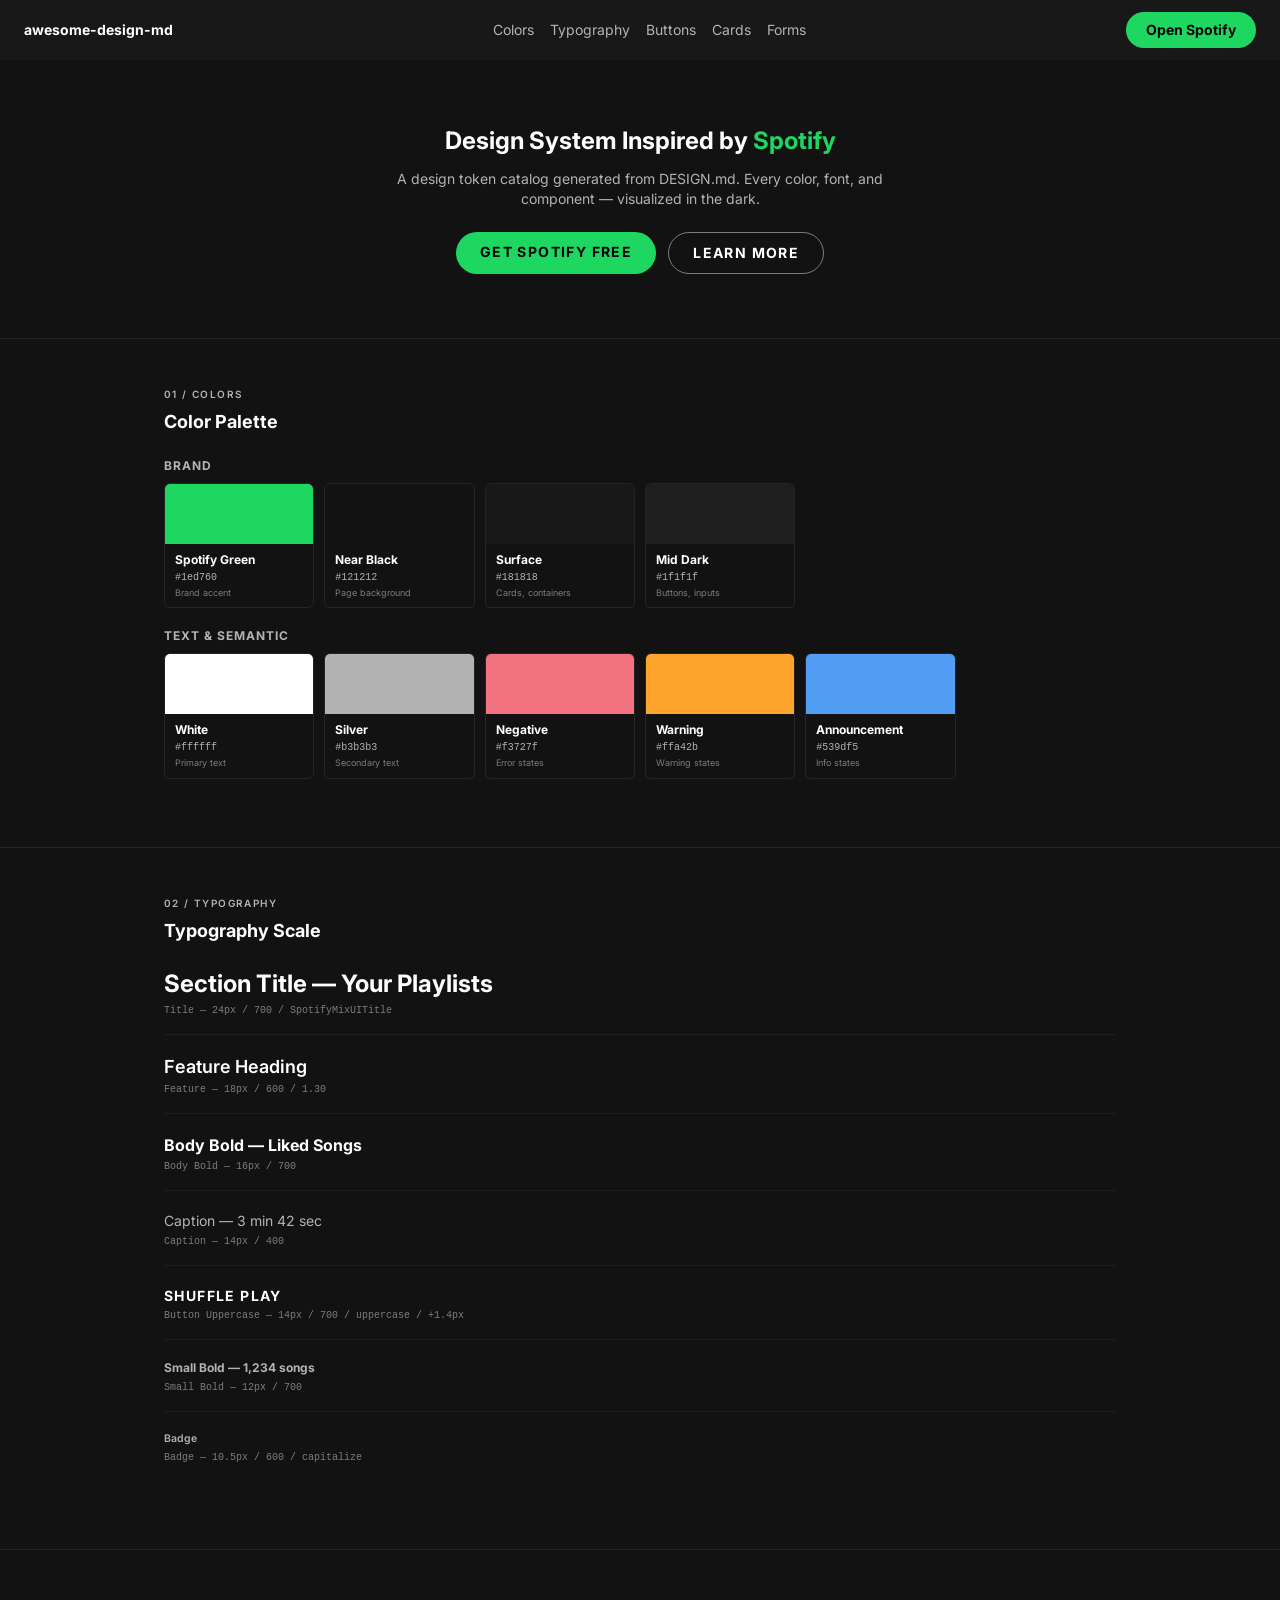
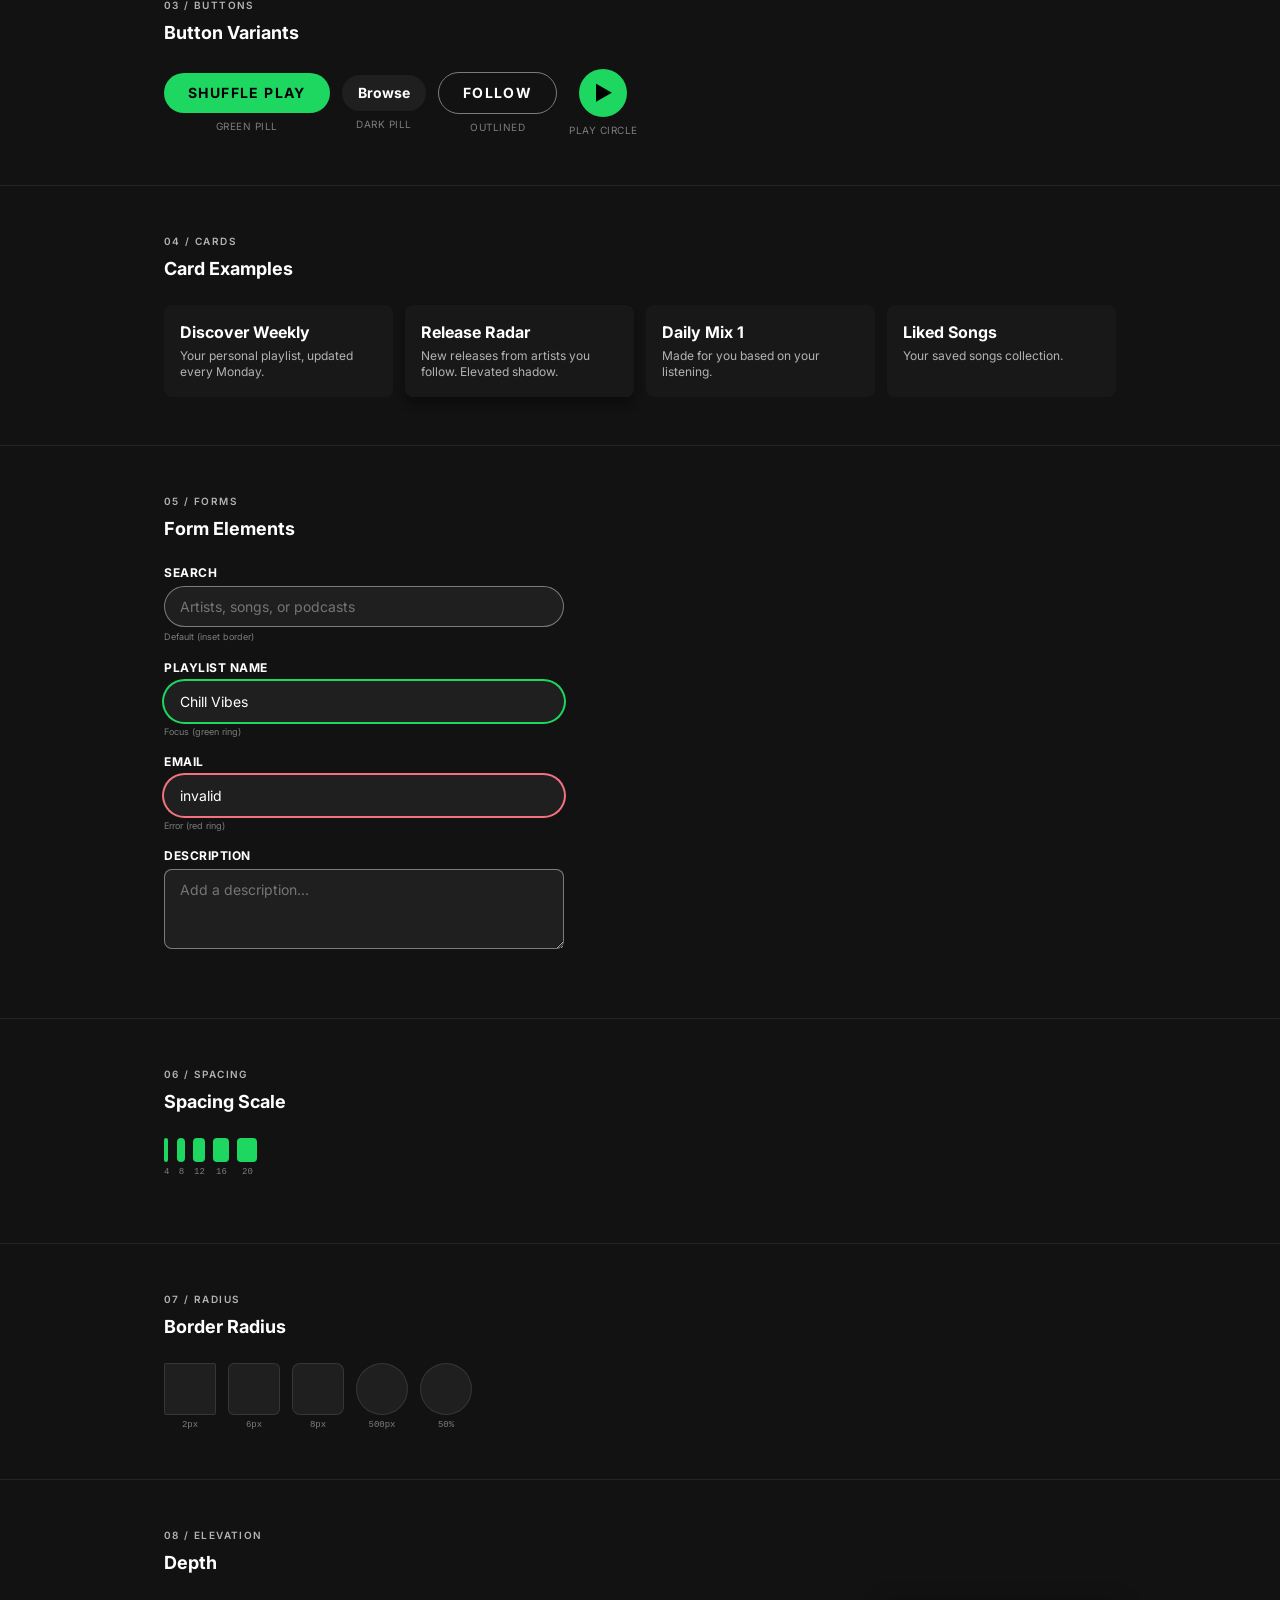
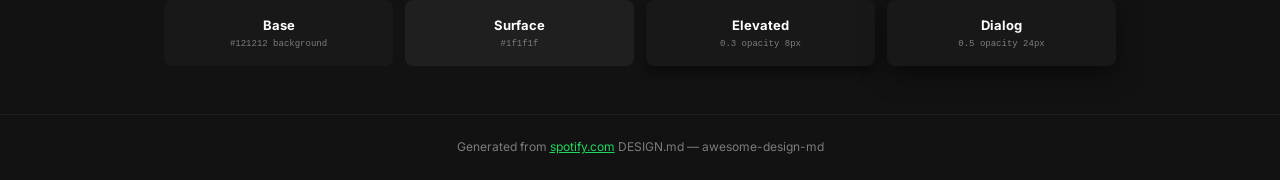
<file: UI/preview.html>
<!DOCTYPE html>
<html lang="en">
<head>
<meta charset="UTF-8">
<meta name="viewport" content="width=device-width, initial-scale=1.0">
<title>Design System Preview: Spotify (Light)</title>
<link rel="preconnect" href="https://fonts.googleapis.com">
<link rel="preconnect" href="https://fonts.gstatic.com" crossorigin>
<link href="https://fonts.googleapis.com/css2?family=Inter:wght@400;600;700&display=swap" rel="stylesheet">
<style>
  :root {
    --bg: #121212; --surface: #181818; --mid: #1f1f1f; --card: #252525;
    --green: #1ed760; --white: #ffffff; --silver: #b3b3b3; --muted: #7c7c7c;
    --neg: #f3727f; --warn: #ffa42b; --info: #539df5;
    --border: #4d4d4d; --light-border: #7c7c7c;
    --shadow-heavy: rgba(0,0,0,0.5) 0px 8px 24px;
    --shadow-med: rgba(0,0,0,0.3) 0px 8px 8px;
    --font: 'Inter', Helvetica Neue, helvetica, arial, sans-serif;
  }
  * { margin:0; padding:0; box-sizing:border-box; }
  body { background:var(--bg); color:var(--white); font-family:var(--font); font-size:14px; font-weight:400; line-height:1.40; -webkit-font-smoothing:antialiased; }

  .nav { position:sticky; top:0; z-index:100; display:flex; align-items:center; justify-content:space-between; padding:12px 24px; background:var(--surface); }
  .nav-brand { font-size:14px; font-weight:700; color:var(--white); text-decoration:none; }
  .nav-links { display:flex; gap:16px; list-style:none; }
  .nav-links a { font-size:14px; font-weight:400; color:var(--silver); text-decoration:none; transition:color 0.15s; }
  .nav-links a:hover { color:var(--white); }
  .nav-cta { display:inline-block; background:var(--green); color:#000; padding:8px 20px; border-radius:500px; font-size:14px; font-weight:700; text-decoration:none; }

  .hero { padding:64px 24px; text-align:center; background:var(--bg); }
  .hero h1 { font-size:24px; font-weight:700; margin-bottom:12px; }
  .hero h1 span { color:var(--green); }
  .hero p { font-size:14px; color:var(--silver); max-width:500px; margin:0 auto 24px; }
  .hero-buttons { display:flex; gap:12px; justify-content:center; flex-wrap:wrap; }
  .btn-green { display:inline-block; background:var(--green); color:#000; padding:10px 24px; border-radius:500px; font-size:14px; font-weight:700; text-decoration:none; border:none; cursor:pointer; text-transform:uppercase; letter-spacing:1.4px; }
  .btn-outline { display:inline-block; background:transparent; color:var(--white); padding:10px 24px; border-radius:9999px; border:1px solid var(--light-border); font-family:var(--font); font-size:14px; font-weight:700; text-decoration:none; cursor:pointer; text-transform:uppercase; letter-spacing:1.4px; }
  .btn-dark { display:inline-block; background:var(--mid); color:var(--white); padding:8px 16px; border-radius:9999px; font-size:14px; font-weight:700; text-decoration:none; }
  .btn-circle { display:inline-flex; align-items:center; justify-content:center; background:var(--green); color:#000; width:48px; height:48px; border-radius:50%; font-size:20px; font-weight:700; text-decoration:none; border:none; cursor:pointer; }

  .section { padding:48px 24px; max-width:1000px; margin:0 auto; }
  .section-label { font-size:10px; font-weight:600; text-transform:uppercase; letter-spacing:1.4px; color:var(--silver); margin-bottom:8px; }
  .section-title { font-size:18px; font-weight:700; margin-bottom:24px; }
  .section-divider { border:none; border-top:1px solid rgba(255,255,255,0.08); margin:0; }

  .color-grid { display:grid; grid-template-columns:repeat(auto-fill, minmax(140px,1fr)); gap:10px; margin-bottom:20px; }
  .color-swatch { border-radius:6px; overflow:hidden; border:1px solid rgba(255,255,255,0.08); }
  .color-swatch-block { height:60px; width:100%; }
  .color-swatch-info { padding:8px 10px; }
  .color-swatch-name { font-size:12px; font-weight:700; margin-bottom:2px; }
  .color-swatch-hex { font-size:10px; color:var(--silver); font-family:monospace; }
  .color-swatch-role { font-size:9px; color:var(--muted); margin-top:2px; }
  .color-group-label { font-size:12px; font-weight:700; color:var(--silver); margin:20px 0 8px; text-transform:uppercase; letter-spacing:1px; }

  .type-sample { margin-bottom:20px; padding-bottom:16px; border-bottom:1px solid rgba(255,255,255,0.05); }
  .type-sample:last-child { border-bottom:none; }
  .type-meta { font-size:10px; color:var(--muted); margin-top:4px; font-family:monospace; }

  .button-row { display:flex; gap:12px; flex-wrap:wrap; align-items:center; }
  .button-item { text-align:center; }
  .button-label { font-size:10px; color:var(--muted); margin-top:6px; text-transform:uppercase; letter-spacing:0.5px; }

  .card-grid { display:grid; grid-template-columns:repeat(auto-fit, minmax(200px,1fr)); gap:12px; }
  .card { background:var(--surface); border-radius:8px; padding:16px; transition:background 0.2s; }
  .card:hover { background:var(--card); }
  .card h3 { font-size:16px; font-weight:700; margin-bottom:4px; }
  .card p { font-size:12px; color:var(--silver); }

  .form-group { margin-bottom:16px; max-width:400px; }
  .form-label { display:block; font-size:12px; font-weight:700; margin-bottom:4px; text-transform:uppercase; letter-spacing:0.5px; }
  .form-input { width:100%; background:var(--mid); color:var(--white); border:none; padding:12px 16px; border-radius:500px; font-family:var(--font); font-size:14px; outline:none; box-shadow:rgb(18,18,18) 0px 1px 0px, rgb(124,124,124) 0px 0px 0px 1px inset; }
  .form-input:focus { box-shadow:0 0 0 2px var(--green); }
  .form-input--focus { box-shadow:0 0 0 2px var(--green); }
  .form-input--error { box-shadow:0 0 0 2px var(--neg); }
  .form-textarea { width:100%; min-height:80px; background:var(--mid); color:var(--white); border:none; padding:12px 16px; border-radius:8px; font-family:var(--font); font-size:14px; resize:vertical; outline:none; box-shadow:rgb(124,124,124) 0px 0px 0px 1px inset; }
  .form-state-label { font-size:9px; color:var(--muted); margin-top:4px; }

  .spacing-row { display:flex; align-items:flex-end; gap:8px; flex-wrap:wrap; margin-bottom:16px; }
  .spacing-item { text-align:center; }
  .spacing-block { background:var(--green); border-radius:4px; margin-bottom:4px; height:24px; }
  .spacing-value { font-size:9px; color:var(--muted); font-family:monospace; }

  .radius-row { display:flex; gap:12px; flex-wrap:wrap; align-items:center; }
  .radius-item { text-align:center; }
  .radius-box { width:52px; height:52px; background:var(--mid); border:1px solid rgba(255,255,255,0.1); margin-bottom:4px; }
  .radius-label { font-size:9px; color:var(--muted); font-family:monospace; }

  .elevation-grid { display:grid; grid-template-columns:repeat(auto-fit, minmax(180px,1fr)); gap:12px; }
  .elevation-card { background:var(--surface); border-radius:8px; padding:16px; text-align:center; }
  .elevation-label { font-size:13px; font-weight:700; margin-bottom:4px; }
  .elevation-desc { font-size:9px; color:var(--muted); font-family:monospace; }

  .footer { padding:24px; text-align:center; border-top:1px solid rgba(255,255,255,0.05); font-size:12px; color:var(--muted); }
  .footer a { color:var(--green); text-decoration:underline; }

  @media (max-width:768px) { .nav-links { display:none; } .section { padding:32px 16px; } .card-grid { grid-template-columns:1fr; } }
</style>
</head>
<body>

<nav class="nav">
  <a class="nav-brand" href="#">awesome-design-md</a>
  <ul class="nav-links">
    <li><a href="#colors">Colors</a></li>
    <li><a href="#typography">Typography</a></li>
    <li><a href="#buttons">Buttons</a></li>
    <li><a href="#cards">Cards</a></li>
    <li><a href="#forms">Forms</a></li>
  </ul>
  <a class="nav-cta" href="#">Open Spotify</a>
</nav>

<section class="hero">
  <h1>Design System Inspired by <span>Spotify</span></h1>
  <p>A design token catalog generated from DESIGN.md. Every color, font, and component — visualized in the dark.</p>
  <div class="hero-buttons">
    <a class="btn-green" href="#">Get Spotify Free</a>
    <a class="btn-outline" href="#">Learn More</a>
  </div>
</section>

<hr class="section-divider">

<section class="section" id="colors">
  <div class="section-label">01 / Colors</div><h2 class="section-title">Color Palette</h2>
  <div class="color-group-label">Brand</div>
  <div class="color-grid">
    <div class="color-swatch"><div class="color-swatch-block" style="background:#1ed760"></div><div class="color-swatch-info"><div class="color-swatch-name">Spotify Green</div><div class="color-swatch-hex">#1ed760</div><div class="color-swatch-role">Brand accent</div></div></div>
    <div class="color-swatch"><div class="color-swatch-block" style="background:#121212"></div><div class="color-swatch-info"><div class="color-swatch-name">Near Black</div><div class="color-swatch-hex">#121212</div><div class="color-swatch-role">Page background</div></div></div>
    <div class="color-swatch"><div class="color-swatch-block" style="background:#181818"></div><div class="color-swatch-info"><div class="color-swatch-name">Surface</div><div class="color-swatch-hex">#181818</div><div class="color-swatch-role">Cards, containers</div></div></div>
    <div class="color-swatch"><div class="color-swatch-block" style="background:#1f1f1f"></div><div class="color-swatch-info"><div class="color-swatch-name">Mid Dark</div><div class="color-swatch-hex">#1f1f1f</div><div class="color-swatch-role">Buttons, inputs</div></div></div>
  </div>
  <div class="color-group-label">Text & Semantic</div>
  <div class="color-grid">
    <div class="color-swatch"><div class="color-swatch-block" style="background:#ffffff"></div><div class="color-swatch-info"><div class="color-swatch-name">White</div><div class="color-swatch-hex">#ffffff</div><div class="color-swatch-role">Primary text</div></div></div>
    <div class="color-swatch"><div class="color-swatch-block" style="background:#b3b3b3"></div><div class="color-swatch-info"><div class="color-swatch-name">Silver</div><div class="color-swatch-hex">#b3b3b3</div><div class="color-swatch-role">Secondary text</div></div></div>
    <div class="color-swatch"><div class="color-swatch-block" style="background:#f3727f"></div><div class="color-swatch-info"><div class="color-swatch-name">Negative</div><div class="color-swatch-hex">#f3727f</div><div class="color-swatch-role">Error states</div></div></div>
    <div class="color-swatch"><div class="color-swatch-block" style="background:#ffa42b"></div><div class="color-swatch-info"><div class="color-swatch-name">Warning</div><div class="color-swatch-hex">#ffa42b</div><div class="color-swatch-role">Warning states</div></div></div>
    <div class="color-swatch"><div class="color-swatch-block" style="background:#539df5"></div><div class="color-swatch-info"><div class="color-swatch-name">Announcement</div><div class="color-swatch-hex">#539df5</div><div class="color-swatch-role">Info states</div></div></div>
  </div>
</section>

<hr class="section-divider">

<section class="section" id="typography">
  <div class="section-label">02 / Typography</div><h2 class="section-title">Typography Scale</h2>
  <div class="type-sample"><div style="font-size:24px; font-weight:700;">Section Title — Your Playlists</div><div class="type-meta">Title — 24px / 700 / SpotifyMixUITitle</div></div>
  <div class="type-sample"><div style="font-size:18px; font-weight:600; line-height:1.30;">Feature Heading</div><div class="type-meta">Feature — 18px / 600 / 1.30</div></div>
  <div class="type-sample"><div style="font-size:16px; font-weight:700;">Body Bold — Liked Songs</div><div class="type-meta">Body Bold — 16px / 700</div></div>
  <div class="type-sample"><div style="font-size:14px; font-weight:400; color:var(--silver);">Caption — 3 min 42 sec</div><div class="type-meta">Caption — 14px / 400</div></div>
  <div class="type-sample"><div style="font-size:14px; font-weight:700; text-transform:uppercase; letter-spacing:1.4px;">SHUFFLE PLAY</div><div class="type-meta">Button Uppercase — 14px / 700 / uppercase / +1.4px</div></div>
  <div class="type-sample"><div style="font-size:12px; font-weight:700; color:var(--silver);">Small Bold — 1,234 songs</div><div class="type-meta">Small Bold — 12px / 700</div></div>
  <div class="type-sample"><div style="font-size:10.5px; font-weight:600; text-transform:capitalize; color:var(--silver);">Badge</div><div class="type-meta">Badge — 10.5px / 600 / capitalize</div></div>
</section>

<hr class="section-divider">

<section class="section" id="buttons">
  <div class="section-label">03 / Buttons</div><h2 class="section-title">Button Variants</h2>
  <div class="button-row">
    <div class="button-item"><a class="btn-green" href="#">Shuffle Play</a><div class="button-label">Green Pill</div></div>
    <div class="button-item"><a class="btn-dark" href="#">Browse</a><div class="button-label">Dark Pill</div></div>
    <div class="button-item"><a class="btn-outline" href="#">Follow</a><div class="button-label">Outlined</div></div>
    <div class="button-item"><a class="btn-circle" href="#">&#9654;</a><div class="button-label">Play Circle</div></div>
  </div>
</section>

<hr class="section-divider">

<section class="section" id="cards">
  <div class="section-label">04 / Cards</div><h2 class="section-title">Card Examples</h2>
  <div class="card-grid">
    <div class="card"><h3>Discover Weekly</h3><p>Your personal playlist, updated every Monday.</p></div>
    <div class="card" style="box-shadow:var(--shadow-med);"><h3>Release Radar</h3><p>New releases from artists you follow. Elevated shadow.</p></div>
    <div class="card"><h3>Daily Mix 1</h3><p>Made for you based on your listening.</p></div>
    <div class="card"><h3>Liked Songs</h3><p>Your saved songs collection.</p></div>
  </div>
</section>

<hr class="section-divider">

<section class="section" id="forms">
  <div class="section-label">05 / Forms</div><h2 class="section-title">Form Elements</h2>
  <div class="form-group"><label class="form-label">Search</label><input class="form-input" type="search" placeholder="Artists, songs, or podcasts"><div class="form-state-label">Default (inset border)</div></div>
  <div class="form-group"><label class="form-label">Playlist Name</label><input class="form-input form-input--focus" type="text" value="Chill Vibes"><div class="form-state-label">Focus (green ring)</div></div>
  <div class="form-group"><label class="form-label">Email</label><input class="form-input form-input--error" type="email" value="invalid"><div class="form-state-label">Error (red ring)</div></div>
  <div class="form-group"><label class="form-label">Description</label><textarea class="form-textarea" placeholder="Add a description..."></textarea></div>
</section>

<hr class="section-divider">

<section class="section">
  <div class="section-label">06 / Spacing</div><h2 class="section-title">Spacing Scale</h2>
  <div class="spacing-row">
    <div class="spacing-item"><div class="spacing-block" style="width:4px"></div><div class="spacing-value">4</div></div>
    <div class="spacing-item"><div class="spacing-block" style="width:8px"></div><div class="spacing-value">8</div></div>
    <div class="spacing-item"><div class="spacing-block" style="width:12px"></div><div class="spacing-value">12</div></div>
    <div class="spacing-item"><div class="spacing-block" style="width:16px"></div><div class="spacing-value">16</div></div>
    <div class="spacing-item"><div class="spacing-block" style="width:20px"></div><div class="spacing-value">20</div></div>
  </div>
</section>

<hr class="section-divider">

<section class="section">
  <div class="section-label">07 / Radius</div><h2 class="section-title">Border Radius</h2>
  <div class="radius-row">
    <div class="radius-item"><div class="radius-box" style="border-radius:2px"></div><div class="radius-label">2px</div></div>
    <div class="radius-item"><div class="radius-box" style="border-radius:6px"></div><div class="radius-label">6px</div></div>
    <div class="radius-item"><div class="radius-box" style="border-radius:8px"></div><div class="radius-label">8px</div></div>
    <div class="radius-item"><div class="radius-box" style="border-radius:500px"></div><div class="radius-label">500px</div></div>
    <div class="radius-item"><div class="radius-box" style="border-radius:50%; width:52px; height:52px;"></div><div class="radius-label">50%</div></div>
  </div>
</section>

<hr class="section-divider">

<section class="section">
  <div class="section-label">08 / Elevation</div><h2 class="section-title">Depth</h2>
  <div class="elevation-grid">
    <div class="elevation-card"><div class="elevation-label">Base</div><div class="elevation-desc">#121212 background</div></div>
    <div class="elevation-card" style="background:var(--mid);"><div class="elevation-label">Surface</div><div class="elevation-desc">#1f1f1f</div></div>
    <div class="elevation-card" style="box-shadow:var(--shadow-med);"><div class="elevation-label">Elevated</div><div class="elevation-desc">0.3 opacity 8px</div></div>
    <div class="elevation-card" style="box-shadow:var(--shadow-heavy);"><div class="elevation-label">Dialog</div><div class="elevation-desc">0.5 opacity 24px</div></div>
  </div>
</section>

<footer class="footer">Generated from <a href="https://spotify.com/">spotify.com</a> DESIGN.md — awesome-design-md</footer>

</body>
</html>
</file>
